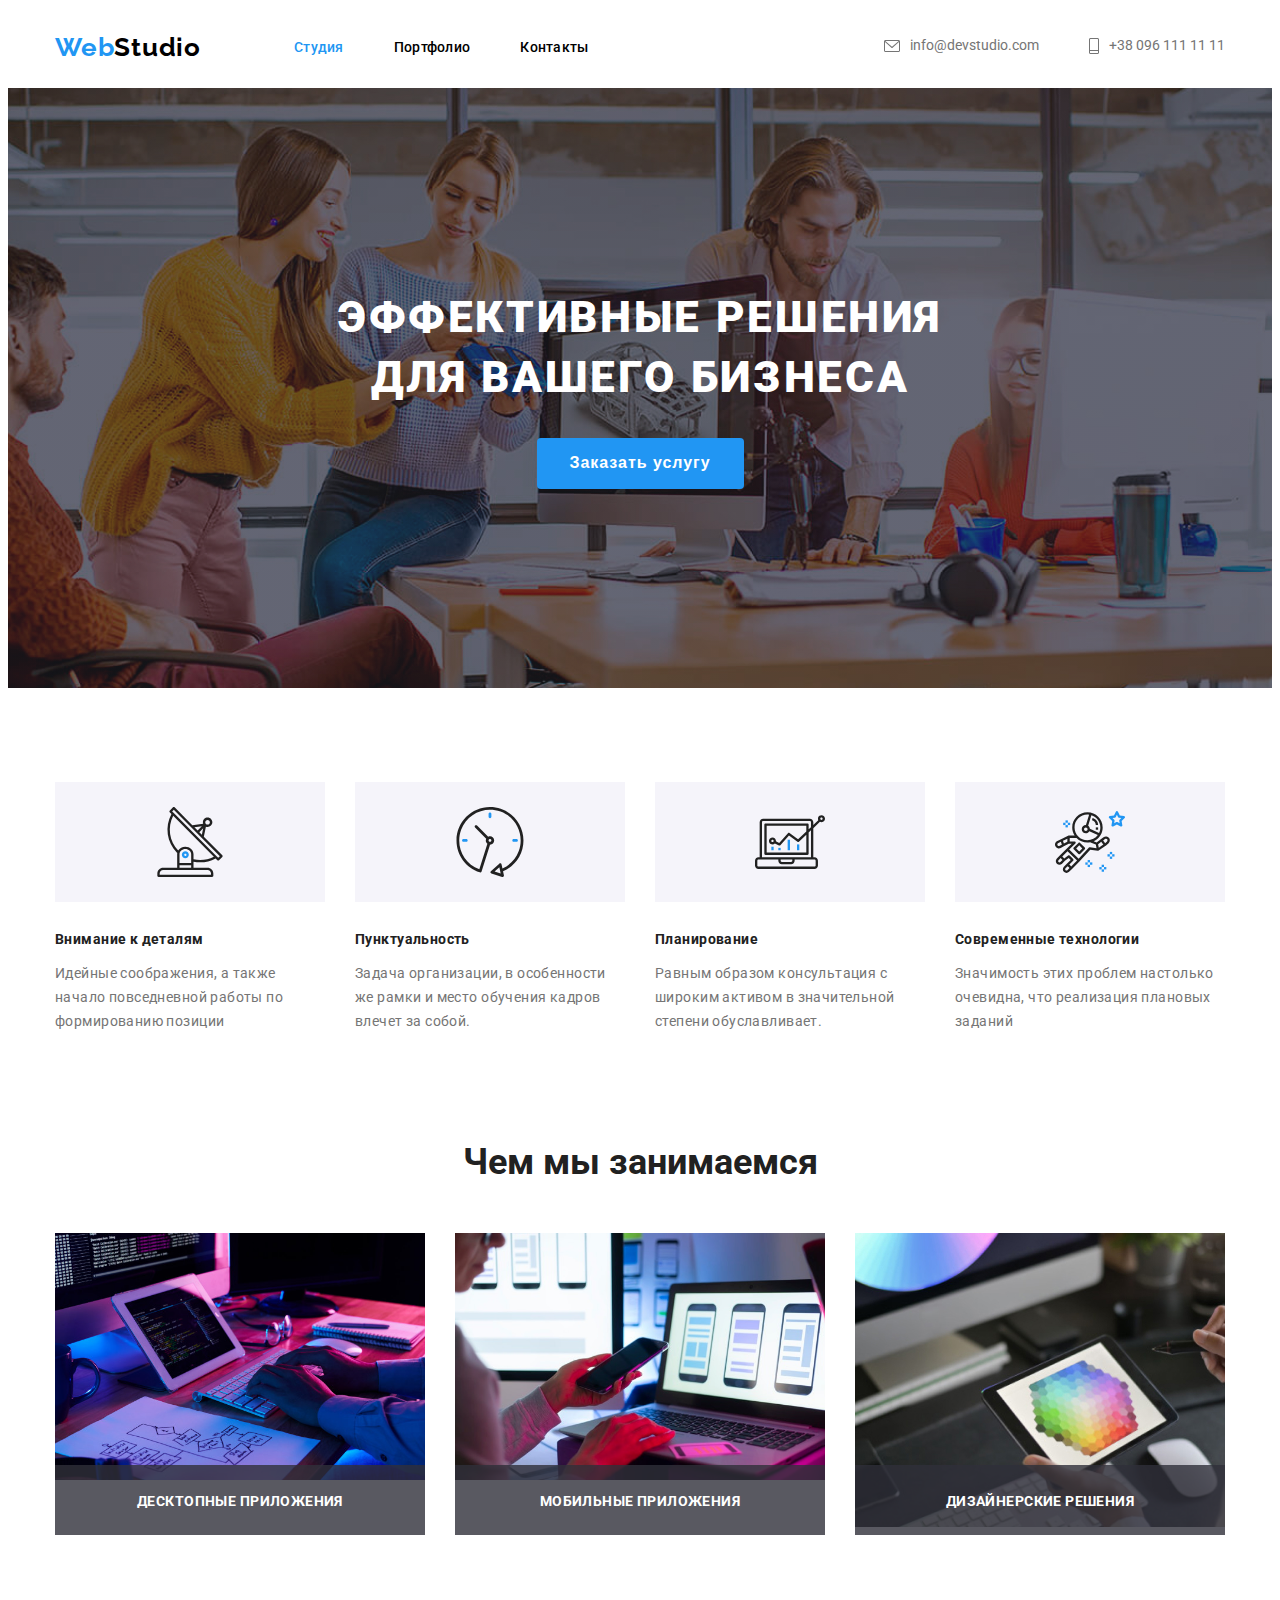
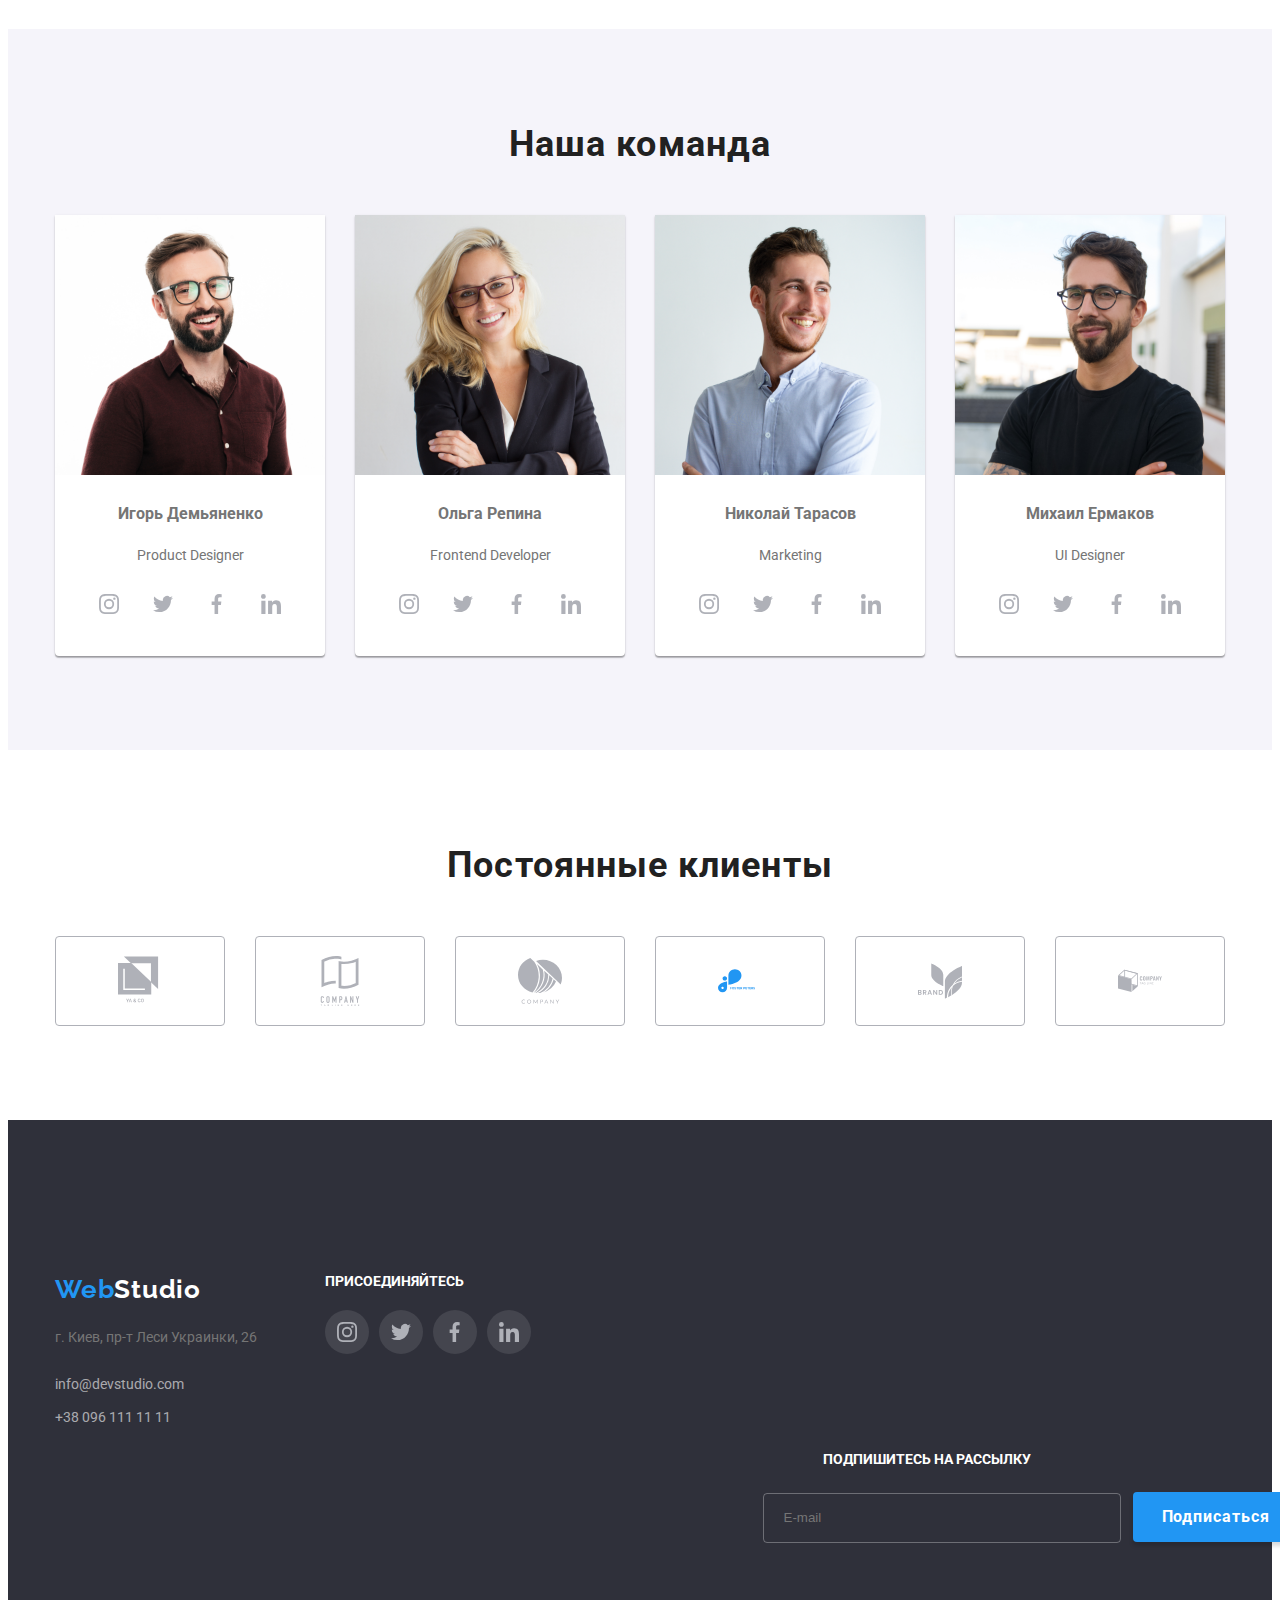
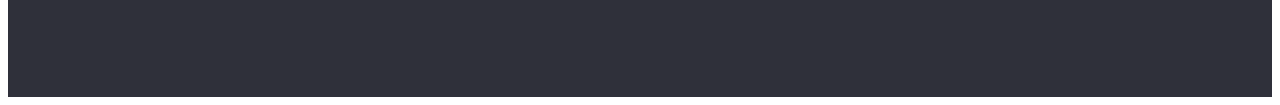
<file: index.html>
<!DOCTYPE html>
<html lang="ru">
  <head>
    <meta charset="UTF-8" />
    <meta name="viewport" content="width=device-width, initial-scale=1.0" />
    <title>Студия</title>
    <link
      href="https://fonts.googleapis.com/css2?family=Raleway:wght@700&family=Roboto:wght@400;500;700;900&display=swap"
      rel="stylesheet"/>
    <link rel="stylesheet" href="css/style.css" />
  </head>
  <body class="page">
    <!--Шапка сайта-->
    <header class="page-header">
      <div class="container flexbox">
        <nav class="main-nav">
          <a href="./index.html" class="logo"
            ><span class="logo-header">Web</span>Studio</a>

          <ul class="site-nav list">
            <li class="item">
              <a href="./index.html" class="link current">Студия</a>
            </li>
            <li class="item">
              <a href="./portfolio.html" class="link">Портфолио</a>
            </li>
            <li class="item"><a href="" class="link">Контакты</a></li>
          </ul>
        </nav>

        <ul class="site-info list">
          <li class="item">
            <a href="mailto:info@devstudio.com" class="link post">
              <svg class="icon-e-mail">
                <use href="./css/svg/icons/sprite.svg#envelope"></use>
              </svg>
              info@devstudio.com
            </a>
          </li>
          <li class="item">
            <a href="tel:+38-096-111-11-11" class="link telephon">
              <svg class="tel-number">
                <use href="./css/svg/icons/sprite.svg#phone"></use>
              </svg>
              +38 096 111 11 11
            </a>
          </li>
        </ul>
      </div>
    </header>
    <div class="container"></div>

    <!--Герой-->
    <div class="hero-bg">
      <section class="hero">
        <h1 class="hero-title">
          Эффективные решения <br />
          для вашего бизнеса
        </h1>
        <button type="button" class=" primary-button" data-modal-open>Заказать услугу</button>
      </section>
    </div>

    <!--Преимущества-->
    <section class="section feature">
      <div class="container">
        <h2 class="section-title hidden">Особенности</h2>

        <ul class="list feature-list flexbox">
          <li class="item description icon-antenna">
            <h3 class="title">Внимание к деталям</h3>
            <p class="text">
              Идейные соображения, а также начало повседневной работы по
              формированию позиции
            </p>
          </li>
          <li class="item description icon-clock">
            <h3 class="title">Пунктуальность</h3>
            <p class="text">
              Задача организации, в особенности же рамки и место обучения кадров
              влечет за собой.
            </p>
          </li>
          <li class="item description icon-diagram">
            <h3 class="title">Планирование</h3>
            <p class="text">
              Равным образом консультация с широким активом в значительной
              степени обуславливает.
            </p>
          </li>
          <li class="item description icon-astronaut">
            <h3 class="title">Современные технологии</h3>
            <p class="text">
              Значимость этих проблем настолько очевидна, что реализация
              плановых заданий
            </p>
          </li>
        </ul>
      </div>
    </section>

     <!--галерея-->
     <section class="section gallery">
      <div class="container">
      <h2>Чем мы занимаемся</h2>
      <ul class="work list flexbox">
        <li class="work-photo list">
          <a href="">
            <img src="./images/box1.jpg" alt="Работа с контентом" width="370" />
          
          <div class="gallery-bgc">
            <span class="gallery-text">Десктопные приложения</span>
         </div>
        </a>
        </li>
        <li class="work-photo list">
          <a href="">
            <img
              src="./images/box2.jpg"
              alt="Работа с мобильными приложениями"
              width="370"
            />
          
          <div class="gallery-bgc">
            <span class="gallery-text">Мобильные приложения</span>
          </div>
        </a>
        </li>
        <li class="work-photo list">
          <a href="">
            <img
              src="./images/box3.jpg"
              alt="Планшет с палитрой цвета"
              width="370"
            />
          
          <div class="gallery-bgc">
            <span class="gallery-text">Дизайнерские решения</span>
          </div>
        </a>
        </li>
      </ul>
    </div>
    </section>

    <section class="section team">
      <div class="container">
        <h2 class="section-title">Наша команда</h2>
        <ul class="list feature-list-workers flexbox">
          <li class="item">
            <img src="./images/Igor.png" alt="Фото Игоря" width="270" />
            <h3 class="title">Игорь Демьяненко</h3>
            <p class="text">Product Designer</p>
            <ul class="list flexbox social-list">
              <li class="item">
                <a href="" class="link" aria-label="instagram">
                  <svg class="icon">
                    <use
                      href="./images/sprite/sprite2.svg#instagram2"
                    ></use>
                  </svg>
                </a>
              </li>

              <li class="item">
                <a href="" class="link" aria-label="instagram">
                  <svg class="icon">
                    <use
                      href="./images/sprite/sprite2.svg#Vector"
                    ></use>
                  </svg>
                </a>
              </li>

              <li class="item">
                <a href="" class="link" aria-label="instagram">
                  <svg class="icon">
                    <use
                      href="./images/sprite/sprite2.svg#Vector(1)"
                    ></use>
                  </svg>
                </a>
              </li>
              <li class="item">
                <a href="" class="link" aria-label="instagram">
                  <svg class="icon">
                    <use
                      href="./images/sprite/sprite2.svg#linkedin1"
                    ></use>
                  </svg>
                </a>
              </li>
            </ul>
          </li>

          <li class="item">
            <img src="./images/Olga.png" alt="Фото Ольги" width="270" />
            <h3 class="title">Ольга Репина</h3>
            <p class="text">Frontend Developer</p>
            <ul class="list flexbox social-list">
              <li class="item">
                <a href="" class="link" aria-label="instagram">
                  <svg class="icon">
                    <use
                      href="./images/sprite/sprite2.svg#instagram2"
                    ></use>
                  </svg>
                </a>
              </li>

              <li class="item">
                <a href="" class="link" aria-label="instagram">
                  <svg class="icon">
                    <use
                      href="./images/sprite/sprite2.svg#Vector"
                    ></use>
                  </svg>
                </a>
              </li>

              <li class="item">
                <a href="" class="link" aria-label="instagram">
                  <svg class="icon">
                    <use
                      href="./images/sprite/sprite2.svg#Vector(1)"
                    ></use>
                  </svg>
                </a>
              </li>
              <li class="item">
                <a href="" class="link" aria-label="instagram">
                  <svg class="icon">
                    <use
                      href="./images/sprite/sprite2.svg#linkedin1"
                    ></use>
                  </svg>
                </a>
              </li>
            </ul>
          </li>

          <li class="item">
            <img src="./images/Nick.png" alt="Фото Николая" width="270" />
            <h3 class="title">Николай Тарасов</h3>
            <p class="text">Marketing</p>
            <ul class="list flexbox social-list">
              <li class="item">
                <a href="" class="link" aria-label="instagram">
                  <svg class="icon">
                    <use
                      href="./images/sprite/sprite2.svg#instagram2"
                    ></use>
                  </svg>
                </a>
              </li>

              <li class="item">
                <a href="" class="link" aria-label="instagram">
                  <svg class="icon">
                    <use
                      href="./images/sprite/sprite2.svg#Vector"
                    ></use>
                  </svg>
                </a>
              </li>

              <li class="item">
                <a href="" class="link" aria-label="instagram">
                  <svg class="icon">
                    <use
                      href="./images/sprite/sprite2.svg#Vector(1)"
                    ></use>
                  </svg>
                </a>
              </li>
              <li class="item">
                <a href="" class="link" aria-label="instagram">
                  <svg class="icon">
                    <use
                      href="./images/sprite/sprite2.svg#linkedin1"
                    ></use>
                  </svg>
                </a>
              </li>
            </ul>
          </li>

          <li class="item">
            <img src="./images/Miha.png" alt="Фото Михаила" width="270" />
            <h3 class="title">Михаил Ермаков</h3>
            <p>UI Designer</p>
            <ul class="list flexbox social-list">
              <li class="item">
                <a href="" class="link" aria-label="instagram">
                  <svg class="icon">
                    <use
                      href="./images/sprite/sprite2.svg#instagram2"
                    ></use>
                  </svg>
                </a>
              </li>

              <li class="item">
                <a href="" class="link" aria-label="instagram">
                  <svg class="icon">
                    <use
                      href="./images/sprite/sprite2.svg#Vector"
                    ></use>
                  </svg>
                </a>
              </li>

              <li class="item">
                <a href="" class="link" aria-label="instagram">
                  <svg class="icon">
                    <use
                      href="./images/sprite/sprite2.svg#Vector(1)"
                    ></use>
                  </svg>
                </a>
              </li>
              <li class="item">
                <a href="" class="link" aria-label="instagram">
                  <svg class="icon">
                    <use
                      href="./images/sprite/sprite2.svg#linkedin1"
                    ></use>
                  </svg>
                </a>
              </li>
            </ul>
          </li>

        </ul>
      </div>
    </section>

    <!--логотипы клиентов-->
    <section class="section clients">
      <div class="container">
        <h2 class="section-title our-work">Постоянные клиенты</h2>
        <ul class="list flexbox clients-list">
          <li class="item">
            <a href="" class="link">
              <svg class="icon" width="44" height="50">
                <use href="./css/svg/icons/sprite3.svg#logo 1"></use>
              </svg>
            </a>
          </li>

          <li class="item">
            <a href="" class="link">
              <svg class="icon" width="44" height="50">
                <use
                  href="./css/svg/icons/sprite3.svg#logo 2">
           </use>
              </svg>
            </a>
          </li>

          <li class="item">
            <a href="" class="link">
              <svg class="icon" width="44" height="50">
                <use href="./css/svg/icons/sprite3.svg#logo 3"></use>
              </svg>
            </a>
          </li>

          <li class="item">
            <a href="" class="link">
              <svg class="icon" width="44" height="50">
                <use
                  href="./css/svg/icons/sprite3.svg#logo 4">
                </use>
              </svg>
            </a>
          </li>

          <li class="item">
            <a href="" class="link">
              <svg class="icon" width="44" height="50">
                <use href="./css/svg/icons/sprite3.svg#logo 5"></use>
              </svg>
            </a>
          </li>

          <li class="item">
            <a href="" class="link">
              <svg class="icon" width="44" height="50">
                <use
                  href="./css/svg/icons/sprite3.svg#logo 6">
                </use>
              </svg>
            </a>
          </li>
        </ul>
      </div>
    </section>

    <!-- Футер -->
    <footer class="page-footer">
      <section class="section footer">
        <div class="container flexbox">
          <div class="footer-info">
            <a class="link footer-logo" href="./index.html"
              ><span class="logo-header">Web</span>Studio</a
            >
            <h2 class="section-title hidden">External links</h2>
            <address class="footer-address">
              <p class="adres">г. Киев, пр-т Леси Украинки, 26</p>

              <ul class="address-nav list">
                <li class="item">
                  <a href="info@devstudio.com" class="link"
                    >info@devstudio.com</a
                  >
                </li>
                <li class="item">
                  <a href="tel:+38-096-111-11-11" class="link"
                    >+38 096 111 11 11</a
                  >
                </li>
              </ul>
            </address>
          </div>

          <div class="footer-social">
            <strong class="text">присоединяйтесь</strong>
            <ul class="list flexbox social-list">
              <li class="item">
                <a href="" class="link" aria-label="instagram">
                  <svg class="icon">
                    <use
                      href="./images/sprite/sprite2.svg#instagram2"
                    ></use>
                  </svg>
                </a>
              </li>

              <li class="item">
                <a href="" class="link" aria-label="instagram">
                  <svg class="icon">
                    <use
                      href="./images/sprite/sprite2.svg#Vector"
                    ></use>
                  </svg>
                </a>
              </li>

              <li class="item">
                <a href="" class="link" aria-label="instagram">
                  <svg class="icon">
                    <use
                      href="./images/sprite/sprite2.svg#Vector(1)"
                    ></use>
                  </svg>
                </a>
              </li>
              <li class="item">
                <a href="" class="link" aria-label="instagram">
                  <svg class="icon">
                    <use
                      href="./images/sprite/sprite2.svg#linkedin1"
                    ></use>
                  </svg>
                </a>
              </li>
            </ul>
          </div>
        </div>
        <div class="footer-part joining sighning"></div>
            <h4 class="footer-title form-title">подпишитесь на рассылку</h4>
            <div class="form-field">
              <div class="form-window">
                <label for="mail" class="form-label"></label>
                <input
                  type="email"
                  name="mail"
                  id="mail"
                  placeholder="E-mail"
                  class="form-input"
                />
              </div>
              <div class="form-button">
                <button type="button" class="sign-in-button">
                  Подписаться
                  <svg class="form-button-icon">
                    <use href="./sprite4.svg#icon-send"></use>
                  </svg>
                </button>
            </div>
          </div>
        </div>
      </section>
    </footer>
    <div class="backdrop is-hidden" data-modal>
      <div class="modal">
        <button type="button" class="close-button" data-modal-close>✕</button>


        <div class="modal-content">

          <p class="modal-title">Оставьте свои данные, мы вам перезвоним</p>

          <form action="">
            <form class="form modal-form">
              

            <div class="modal-form-field">
              <label for="name" class="form-label">Имя</label>
              <input type="text" name="name" id="name" class="modal-form-input" />
              <svg class="form-field-icon">
                <use href="./sprite3.svg#person-black-18dp 1"></use>
              </svg> 
            </div>

            <div class="modal-form-field">
              <label for="tel" class="form-label">Телефон</label>
              <input type="tel" name="tel" id="tel" class="modal-form-input" />
              <svg class="form-field-icon">
                <use href="./sprite3.svg#tel"></use>
              </svg>
            </div>

            <div class="modal-form-field">
              <label for="email" class="form-label">Почта</label>
              <input type="email" name="email" id="email" class="modal-form-input" />
                <svg class="form-field-icon form-email-icon" >
                  <use href="./sprite3.svg#mail"></use>
                </svg>
            </div>

            <div class="modal-form-field">
              <label for="comments" class="form-label">Комментарий</label>
              <textarea class="modal-form-textarea" name="comments" id="comments" cols="30" ows="10" placeholder="Введите текст"></textarea>
            </div>

            <div class="modal-form-field checkbox ">
              <label class="form-label">Соглашаюсь с рассылкой и принимаю <a class="modal-link" href="">Условия
                  договора</a>
              <input 
                 type="checkbox" 
                 name="checkbox" 
                 class="modal-form-input-checkbox">
                 <span class="check-box">
                  </span>
              </label>
            </div>

              <button type="submit" class="submit-button">Отправить</button>

          </form>
        </form>
      </div>
    </div>
    </div>
    <script src="./js/modal.js"></script>
  </body>
</html>

<!-- <svg class="icon">
  <use xlink:href="#logo 1"></use>
</svg><svg class="icon">
  <use xlink:href="#logo 2"></use>
</svg><svg class="icon">
  <use xlink:href="#logo 3"></use>
</svg><svg class="icon">
  <use xlink:href="#logo 4"></use>
</svg><svg class="icon">
  <use xlink:href="#logo 5"></use>
</svg><svg class="icon">
  <use xlink:href="#logo 6"></use>
</svg> -->
</file>
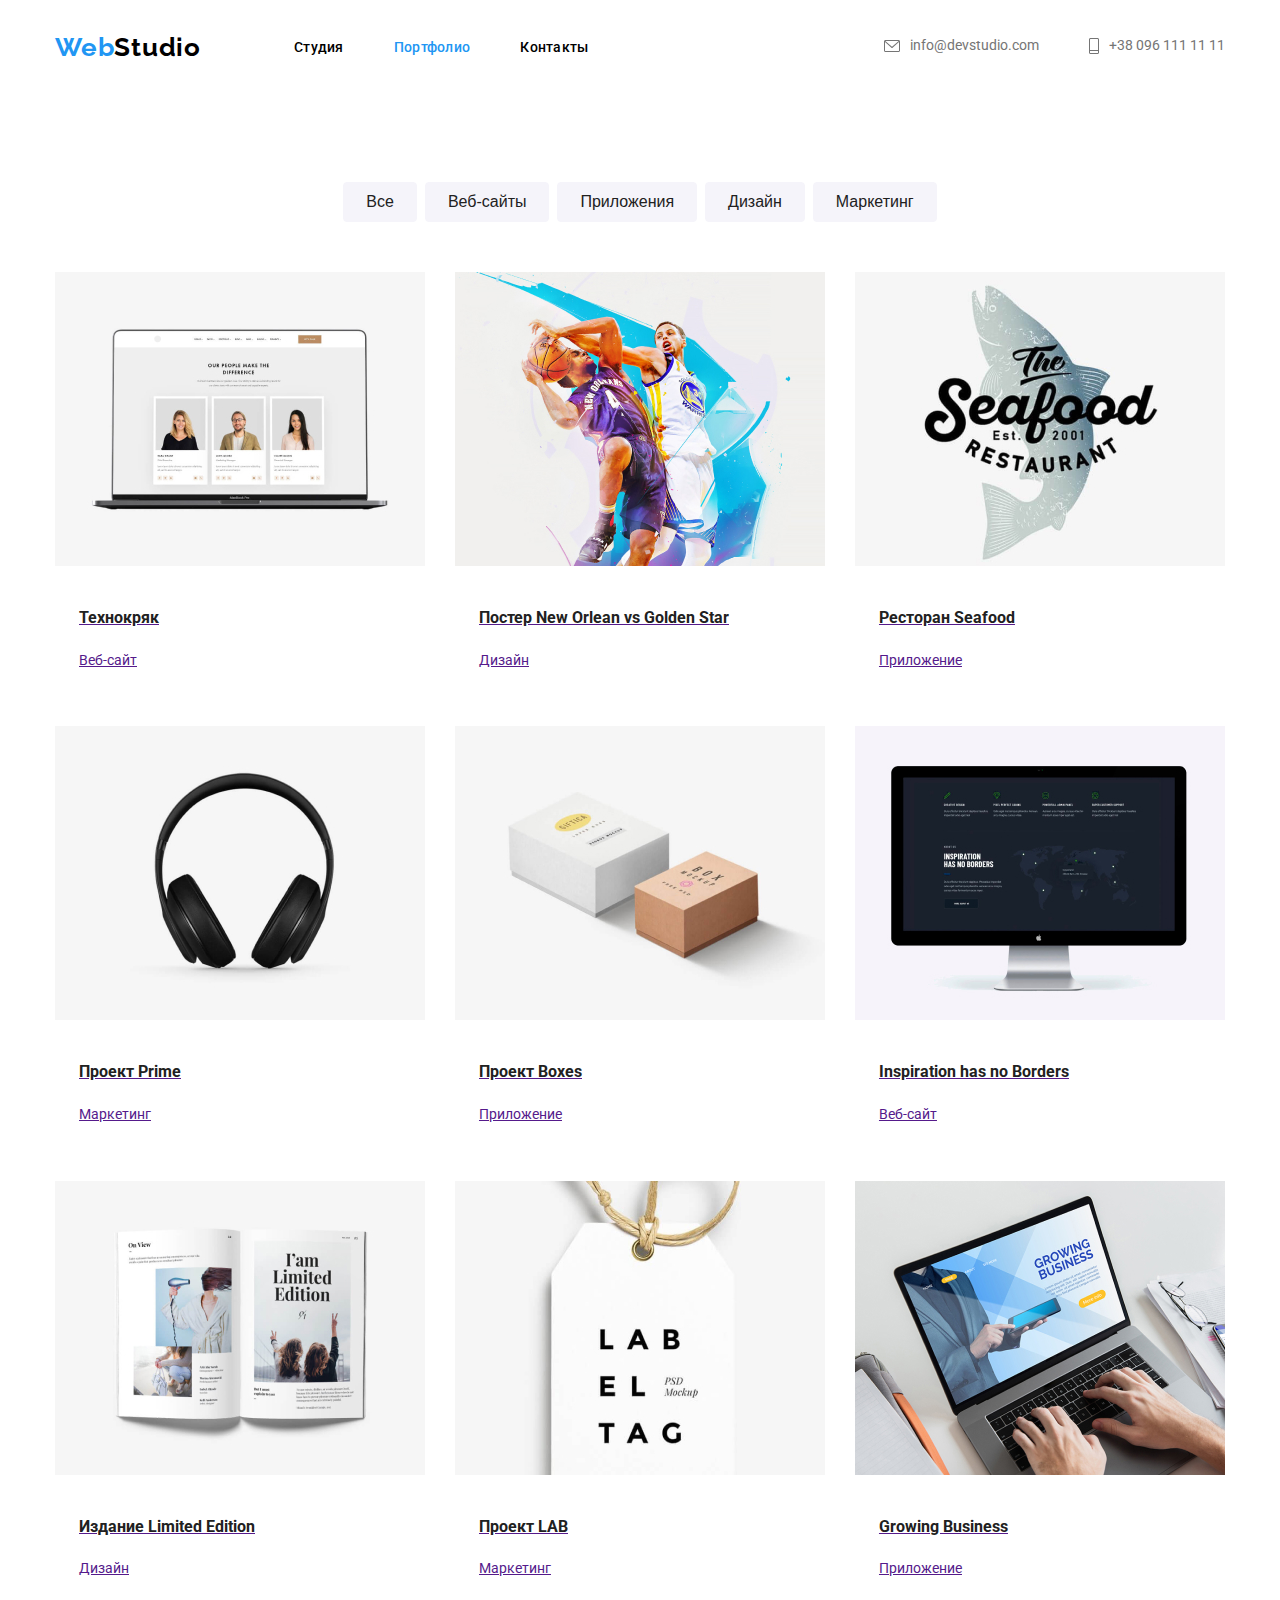
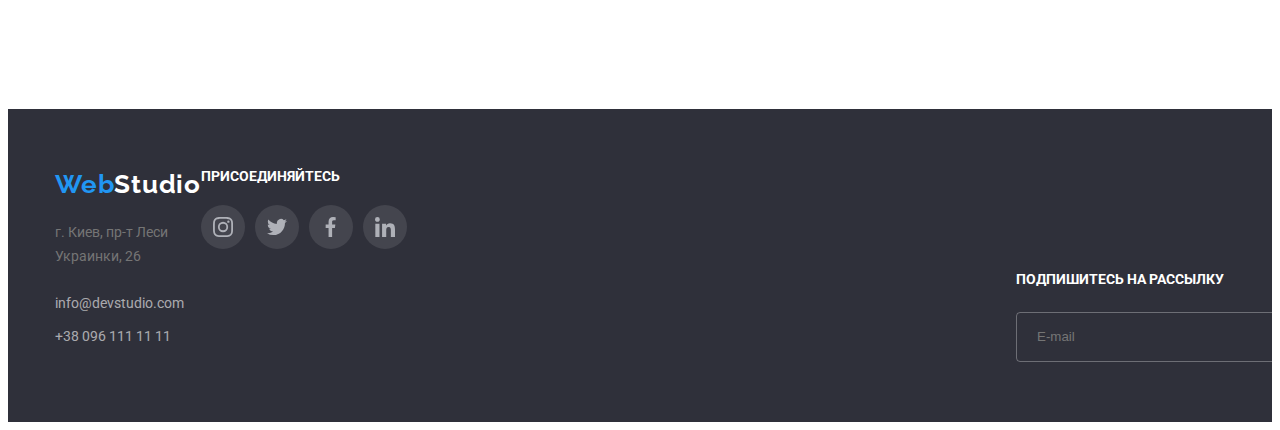
<file: portfolio.html>
<!DOCTYPE html>
<html lang="ru">
  <head>
    <meta charset="UTF-8" />
    <meta name="viewport" content="width=device-width, initial-scale=1.0" />
    <title>Студия</title>
    <link
      href="https://fonts.googleapis.com/css2?family=Raleway:wght@700&family=Roboto:wght@400;500;700;900&display=swap"
      rel="stylesheet"/>
    <link rel="stylesheet" href="css/style.css" />
  </head>
  <body class="page">
    <!--Шапка сайта-->
    <header class="page-header">
      <div class="container flexbox">
        <nav class="main-nav">
          <a href="./index.html" class="logo"
            ><span class="logo-header">Web</span>Studio</a>

          <ul class="site-nav list">
            <li class="item">
              <a href="./index.html" class="link">Студия</a>
            </li>
            <li class="item">
              <a href="./portfolio.html" class="link current">Портфолио</a>
            </li>
            <li class="item"><a href="" class="link">Контакты</a></li>
          </ul>
        </nav>

        <ul class="site-info list">
          <li class="item">
            <a href="mailto:info@devstudio.com" class="link post">
              <svg class="icon-e-mail">
                <use href="./css/svg/icons/sprite.svg#envelope"></use>
              </svg>
              info@devstudio.com
            </a>
          </li>
          <li class="item">
            <a href="tel:+38-096-111-11-11" class="link telephon">
              <svg class="tel-number">
                <use href="./css/svg/icons/sprite.svg#phone"></use>
              </svg>
              +38 096 111 11 11
            </a>
          </li>
        </ul>
      </div>
    </header>
    <div class="container"></div>


    <main>
      <section class="section">
      <div class="container">
      <h1 class="visually-hidden">Портфолио</h1>
      <ul class="filter list flexbox">
        <li class="filter-item">
          <button class="filter-button" type="button">Все</button></li>
        <li class="filter-item">
          <button class="filter-button" type="button">Веб-сайты</button></li>
        <li class="filter-item">
          <button class="filter-button" type="button">Приложения</button></li>
        <li class="filter-item">
          <button class="filter-button" type="button">Дизайн</button></li>
        <li class="filter-item">
          <button class="filter-button" type="button">Маркетинг</button></li>
      </ul>
        <ul class="portfolio-box list flexbox">
          
          <li class="portfolio list">
            <a href="" class="portfolio-link">
             
                <!--card-->
                <div class="overlay">
              <img src="./images/технокряк.jpg" class="team-pecture" alt="Фото ноутбука" width="370" />
              <p class="overlay-text">Технокряк это современная площадка распространения коронавируса. Компании используют эту платформу для цифрового шпионажа и атак на защищённые сервера конкурентов.</p>
              </div>
            
            <!--card-description-->
            <div class="work-desc">
              <h3 class="team-name">Технокряк</h3>
              <p class="team-text">Веб-сайт</p>
            </div>
            </a>
          </li>
        
          <li class="portfolio list">
            <a href="" class="portfolio-link">
              
              <div class="overlay">
              <img src="./images/постер.jpg" class="team-pecture" alt="Фото постера" width="370" />
               <p class="overlay-text">Технокряк это современная площадка распространения коронавируса. Компании используют эту платформу для цифрового шпионажа и атак на защищённые сервера конкурентов.</p>
              </div>
            
             <div class="work-desc">
              <h3 class="team-name">Постер New Orlean vs Golden Star</h3>
              <p class="team-text">Дизайн</p>
            </div>
            </a>
          </li>
          <li class="portfolio list">
            <a href="" class="portfolio-link">
              
               <div class="overlay">
              <img src="./images/ресторан.jpg" class="team-pecture" alt="Логотип ресторана" width="370" />
              <p class="overlay-text">Технокряк это современная площадка распространения коронавируса. Компании используют эту платформу для цифрового шпионажа и атак на защищённые сервера конкурентов.</p>
              </div>
           
            <div class="work-desc">
              <h3 class="team-name">Ресторан Seafood</h3>
              <p class="team-text">Приложение</p>
            </div>
            </a>
          </li>
          <li class="portfolio list">
            <a href="" class="portfolio-link">
             
              <div class="overlay">
              <img src="./images/наушники.jpg" class="team-pecture" alt="Фото наушников" width="370" />
               <p class="overlay-text">Технокряк это современная площадка распространения коронавируса. Компании используют эту платформу для цифрового шпионажа и атак на защищённые сервера конкурентов.</p>
              </div>
          
              <div class="work-desc">
              <h3 class="team-name">Проект Prime</h3>
              <p class="team-text">Маркетинг</p>
              </div>
            </a>
          </li>
          <li class="portfolio list">
            <a href="" class="portfolio-link">
              
               <div class="overlay">
              <img src="./images/коробки.jpg" class="team-pecture" alt="Фото коробок" width="370" />
              <p class="overlay-text">Технокряк это современная площадка распространения коронавируса. Компании используют эту платформу для цифрового шпионажа и атак на защищённые сервера конкурентов.</p>
              </div>
            
              <div class="work-desc">
              <h3 class="team-name">Проект Boxes</h3>
              <p class="team-text">Приложение</p>
            </div>
            </a>
          </li>
          <li class="portfolio list">
            <a href="" class="portfolio-link">
             
              <div class="overlay">
              <img src="./images/монитор.jpg" class="team-pecture" alt="Фото десктопа" width="370" />
              <p class="overlay-text">Технокряк это современная площадка распространения коронавируса. Компании используют эту платформу для цифрового шпионажа и атак на защищённые сервера конкурентов.</p>
              </div>
            
              <div class="work-desc">
              <h3 class="team-name">Inspiration has no Borders</h3>
              <p class="team-text">Веб-сайт</p>
            </div>
            </a>
          </li>
          <li class="portfolio list">
            <a href="" class="portfolio-link">
              
              <div class="overlay">
              <img src="./images/журнал.jpg" class="team-pecture" alt="Фото журнала" width="370" />
              <p class="overlay-text">Технокряк это современная площадка распространения коронавируса. Компании используют эту платформу для цифрового шпионажа и атак на защищённые сервера конкурентов.</p>
              </div>
            
               <div class="work-desc">
              <h3 class="team-name">Издание Limited Edition</h3>
              <p class="team-text">Дизайн</p>
            </div>
            </a>
          </li>
          <li class="portfolio list">
            <a href="" class="portfolio-link">
              
                <div class="overlay">
              <img src="./images/бирка.jpg" class="team-pecture" alt="Фото лейбла" width="370" />
               <p class="overlay-text">Технокряк это современная площадка распространения коронавируса. Компании используют эту платформу для цифрового шпионажа и атак на защищённые сервера конкурентов.</p>
              </div>
             
              <div class="work-desc">
              <h3 class="team-name">Проект LAB</h3>
              <p class="team-text">Маркетинг</p>
            </div>
            </a>
          </li>
          <li class="portfolio list">
            <a href="" class="portfolio-link">
              
                <div class="overlay">
              <img src="./images/бизнес.jpg" class="team-pecture" alt="Фото ноутбука" />
              <p class="overlay-text">Технокряк это современная площадка распространения коронавируса. Компании используют эту платформу для цифрового шпионажа и атак на защищённые сервера конкурентов.</p>
              </div>
              
            <div class="work-desc">
              <h3 class="team-name">Growing Business</h3>
              <p class="team-text">Приложение</p>
            </div>
            </a>
          </li>
        </ul>
      </div>
      </section>
    </main>
    <!-- Футер -->
    <footer class="page-footer">
        <div class="container flexbox">
          <div class="footer-info">
            <a class="link footer-logo" href="./index.html"
              ><span class="logo-header">Web</span>Studio</a
            >
            <h2 class="section-title hidden">External links</h2>
            <address class="footer-address">
              <p class="adres">г. Киев, пр-т Леси Украинки, 26</p>

              <ul class="address-nav list">
                <li class="item">
                  <a href="info@devstudio.com" class="link"
                    >info@devstudio.com</a
                  >
                </li>
                <li class="item">
                  <a href="tel:+38-096-111-11-11" class="link"
                    >+38 096 111 11 11</a
                  >
                </li>
              </ul>
            </address>
          </div>

          <div class="footer-social">
            <strong class="text">присоединяйтесь</strong>
            <ul class="list flexbox social-list">
              <li class="item">
                <a href="" class="link" aria-label="instagram">
                  <svg class="icon">
                    <use
                      href="./images/sprite/sprite2.svg#instagram2"
                    ></use>
                  </svg>
                </a>
              </li>

              <li class="item">
                <a href="" class="link" aria-label="instagram">
                  <svg class="icon">
                    <use
                      href="./images/sprite/sprite2.svg#Vector"
                    ></use>
                  </svg>
                </a>
              </li>

              <li class="item">
                <a href="" class="link" aria-label="instagram">
                  <svg class="icon">
                    <use
                      href="./images/sprite/sprite2.svg#Vector(1)"
                    ></use>
                  </svg>
                </a>
              </li>
              <li class="item">
                <a href="" class="link" aria-label="instagram">
                  <svg class="icon">
                    <use
                      href="./images/sprite/sprite2.svg#linkedin1"
                    ></use>
                  </svg>
                </a>
              </li>
            </ul>
            <div class="footer-part joining sighning"></div>
            <h4 class="footer-title form-title">подпишитесь на рассылку</h4>
            <div class="form-field">
              <div class="form-window">
                <label for="mail" class="form-label"></label>
                <input
                  type="email"
                  name="mail"
                  id="mail"
                  placeholder="E-mail"
                  class="form-input"
                />
              </div>
              <div class="form-button">
                <button type="button" class="sign-in-button">
                  Подписаться
                  <svg class="form-button-icon">
                    <use href="./sprite4.svg#icon-send"></use>
                  </svg>
                </button>
          </div>
        </div>
      </section>
    </footer>
  </body>
</html>
</file>
<file: css/style.css>
:root {
  --white: #ffffff;
  --white-bgc: #ffffff;
  --active: #2196f3;
  --black: #000000;
  --dark-bgc: #2f303a;
  --title-text: #212121;
  --primary-text: #757575;
  --gray-bgc: #f5f4fa;
  --client-logo: #AFB1B8;
  --contacts: rgba(255, 255, 255, 0.6);
  --timing-function: cubic-bezier(0.4, 0, 0.2, 1);
}

/* html style */
body {
  color: var(--primary-text);
  background-color: var(--white);

  font-family: "Roboto", sans-serif;
  font-size: 14px;
  line-height: 1.71;
}

ul {
  list-style: none;
}
*,
::after,
::before {
  box-sizing: border-box;
}

.container {
  margin-left: auto;
  margin-right: auto;
  width: 1200px;
  /* outline: 2px solid tomato; */
  padding-left: 15px;
  padding-right: 15px;
}

.container .main-nav {
  padding-top: 24px;
  padding-bottom: 25px;
}
.flexbox {
  display: flex;
}
.page-header {
  background-color: #fff;
}
.page-header .flexbox {
  justify-content: flex-end;
  align-items: center;
}
.main-nav {
  display: flex;
  align-items: center;
  margin-right: auto;
}
.logo {
  color: var(--black);
  font-family: "Raleway", cursive;

  font-weight: 700;
  font-size: 26px;
  line-height: 1.2;
  letter-spacing: 0.03em;
  text-decoration: none;
}
.logo-header {
  color: var(--active);
}
.logo {
  margin-right: 93px;
}
/* button {
  font-family: inherit;
} */

/* навигация по сайту */

.site-nav {
  display: flex;
}
.main-nav {
  display: flex;
}
.site-nav .link {
  color: var(--black);

  font-style: 400;
  font-weight: 500;
  font-size: 14px;
  line-height: 1.14;
  letter-spacing: 0.02em;
  text-decoration: none;

  display: block;
  padding-top: 32;
  padding-bottom: 32;
}
.site-info .link {
  color: var(--primary-text);
  text-decoration: none;
}
.site-nav {
  display: flex;
}
.site-nav .item {
  margin-right: 50px;
}
.site-nav .item:last-child {
  margin-right: 0px;
}
/* Подстветка текущей страницы */
.site-nav .link.current {
  color: var(--active);
}
.site-info .list {
  padding: 0;
  margin: 0;
  list-style: none;
}
.site-info {
  display: flex;
}
.site-info .item {
  margin-right: 50px;
}
.site-info .item:last-child {
  margin-left: 0px;
  margin-right: 0;
}
/* hero */
.hero {
  text-align: center;
  /* background-color: var(----dark-bgc); */
  padding-top: 200px;
  padding-bottom: 200px;
  text-transform: uppercase;
}
.hero-bg .hero {
  background-image: linear-gradient(
      to right,
      rgba(47, 48, 58, 0.4),
      rgba(47, 48, 58, 0.4)),
  url(../css/hero.jpg);
  background-repeat: no-repeat;
  background-position: center;
  height: 600px;
  max-width: 1600px;
  margin-right: auto;
  margin-left: auto;
}
.hero-title {
  color: var(--white);

  font-style: 400;
  font-weight: 900;
  font-size: 44px;
  line-height: 1.36;
  text-align: center;
  letter-spacing: 0.06em;

  margin-top: 0;
  margin-bottom: 30px;
}
/* Section */

/* подсветка синим при наведении */
.site-nav .link:hover,
.site-nav .link:focus,
.site-info .link:hover,
.site-info .link:focus {
  color: var(--active);
}
.team {
  padding-top: 93px;
  padding-bottom: 94px;
}
.section-title {
  color: var(--title-text);

  font-weight: 700;
  font-size: 36px;
  line-height: 1.17;
  text-align: center;
  letter-spacing: 0.03em;

  margin-bottom: 50px;
  margin-top: 0;
}
/*галерея*/

.gallery h2 {
  margin-top: 0px;
  margin-bottom: 50px;
  padding: 0px 0px;
  font-weight: bold;
  font-size: 36px;
  line-height: 1.16;
  text-align: center;
  color: var(--title-text);
}

.work-photo {
  width: calc((100% - 30px * 2) / 3);
}

.work-photo:not(:last-child) {
  margin-right: 30px;
}
.work-photo {
  position: relative;
}

.gallery-text {
  display: flex;
  justify-content: center;
padding-top:25px;
  font-weight: 700;
font-size: 14px;
line-height: 1.71;
letter-spacing: 0.03em;
text-transform: uppercase;
color: var(--white);
}
.gallery-bgc {
  position: absolute;
  left: 0;
  bottom: 0;
  width: 100%;
  height: 70px;
  background-color: rgba(47, 48, 58, 0.8);
}

/* Features */

.feature-list .title {
  color: var(--title-text);

  font-weight: 700;
  font-size: 14px;
  line-height: 1.14;
  letter-spacing: 0.03em;
}
 /* margin-top: 0;
  margin-bottom: 10; */

.feature-list .link {
  color: var(--primary-text);
}

.feature-list .text {
  font-size: 14px;
  line-height: 1.7;
  letter-spacing: 0.03em;
}
.section.feature {
  padding-top: 94px;
  padding-bottom: 0;
}

.feature-list .item {
  flex-basis: calc((100% - 3 * 30px) / 4);
}

.feature-list .title {
  margin-top: 30px;
  margin-bottom: 10px;
}

.feature-list .item:not(:last-child) {
  margin-right: 30px;
}
 /* Кнопка */

.primary-button {
  color: var(--white);
  background-color: var(--active);

  font-weight: 700;
  font-size: 16px;
  line-height: 1.8;
  text-align: center;
  letter-spacing: 0.06em;
  text-decoration: none;

  border-radius: 4px;
  padding: 10px 32px;
  min-width: 200;
  border: 1px solid transparent;
}
/* Кнопки на странице Портфолио */
.button.link {
  color: var(--title-text);
  background-color: var(--gray-bgc);

  font-weight: 500;
  font-size: 16px;
  line-height: 1.6;
  text-align: center;
  letter-spacing: 0.03em;
}
/* Наша команда */

.section.team {
  text-align: center;
}

.team {
  background-color: var(--gray-bgc);
}
button.link:hover,
.button.link:focus {
  color: var(--white);
  background-color: var(--active);
}
/* Фуутер */
.page-footer {
  background-color: var(--dark-bgc);
  padding-top: 60px;
  padding-bottom: 60px;
}
.footer-logo {
  color: var(--white);
  font-family: "Raleway", cursive;
  font-weight: 700;
  font-size: 26px;
  line-height: 1.2;
  letter-spacing: 0.03em;
  text-decoration: none;
}
.logo-header {
  color: var(--active);
}
.address {
  color: var(--white);
  font-weight: normal;
  font-size: 14px;
  line-height: 1.7px;
  letter-spacing: 0.03em;
  font-style: normal;
}
.address-nav .link {
  color: rgba(255, 255, 255, 0.6);
  text-decoration: none;
  font-style: normal;
}
.hidden {
  display: none;
}
.footer-address {
  margin-top: 20px;
  font-style: normal;
}

.footer-info {
  width: 270px;
}
.footer-address .link {
  display: inline-block;
  margin-top: 9px;
}
.footer-address .text {
  margin: 0;
}
/* Portfolio */

.portfolio-nav {
  display: flex;
  justify-content: center;
  margin-bottom: 50px;
}
.buttoms {
  margin-bottom: 50px;
}
.section.buttoms {
  padding-top: 0;
  padding-bottom: 0;
}

.portfol {
  display: flex;
  flex-wrap: wrap;
}

.portfol-link {
  padding: 0;
  margin: 0;
  list-style: none;
}

.portfol .item {
  flex-basis: calc((100% - 2 * 30px) / 3);
  margin-right: 30px;
  margin-bottom: 30px;
}

.card-content {
  padding: 20px 24px;
  border-right: 1px solid #eeeeee;
  border-bottom: 1px solid #eeeeee;
  border-left: 1px solid #eeeeee;
}

.section {
  padding-top: 94px;
  padding-bottom: 94px;
}

.portfol .item:nth-child(3n) {
  margin-right: 0;
}

.list {
  padding: 0;
  margin: 0;
  list-style: none;
}

.portfolio-nav .item:not(:last-child) {
  margin-right: 8px;
}

.portfol .text {
  margin: 0;
  color: var(--primary-text);
  font-size: 16px;
  line-height: 1.87;
}

.portfol .section-links {
  margin-top: 0;
  margin-bottom: 4px;
  color: var(--title-text);
  font-size: 18px;
  line-height: 2;
  letter-spacing: 0.06em;
}

/* Оформительный контент */
.item.description::before {
  display: block;
  content: "";
  height: 120px;
  background-size: 70px;
  background-repeat: no-repeat;
  background-position: center;
  background-color: var(--gray-bgc);
}

.icon-antenna::before {
  background-image: url(../css/svg/antenna.svg);
}

.icon-clock::before {
  background-image: url(../css/svg/clock.svg);
}

.icon-diagram::before {
  background-image: url(../css/svg/grafic.svg);
}

.icon-astronaut::before {
  background-image: url(../css/svg/astronaut.svg);
}

.post {
  display: inline-flex;
  align-items: center;
}
.icon-e-mail {
  width: 16px;
  height: 12px;
  fill: var(--primary-text);
  margin-right: 10px;
}

.site-info .post:hover .icon-e-mail {
  fill: var(--active);
}

.telephon {
  display: inline-flex;
  align-items: center;
}

.tel-number {
  width: 10px;
  height: 16px;
  fill: var(--primary-text);
  margin-right: 10px;
}

.site-info .telephon:hover .tel-number {
  fill: var(--active);
}

/* Наши клиенты */

.clients-list .link {
  display: flex;
  justify-content: center;
  align-items: center;
  height: 90px;
  border: 1px solid #afb1b8;
  border-radius: 4px;
}
.social-list.item.link {
  fill: var(--client-logo);
}
.clients-list .link:hover {
  border-color: var(--active);
}

.icon {
  --color1: var(--client-logo);
}

.icon:hover {
  --color2: var(--active);
  --color1: var(--active);
}

.feature-list .item:not(:last-child),
.examples-list .item:not(:last-child),
.team .item:not(:last-child),
.clients-list .item:not(:last-child) {
  margin-right: 30px;
}

.clients-list .item {
  flex-basis: calc((100% - 5 * 30px) / 6);
}

/* социальные сети */

.feature-list-workers > .item {
  flex-basis: calc((100% - 3 * 30px) / 4);
  border-radius: 0px 0px 4px 4px;
  box-shadow: 0px 1px 3px rgba(0, 0, 0, 0.12), 0px 1px 1px rgba(0, 0, 0, 0.14),
    0px 2px 1px rgba(0, 0, 0, 0.2);
  background-color: var(--white-bgc);
}

.social-list .link {
  display: flex;
  justify-content: center;
  align-items: center;
  width: 44px;
  height: 44px;
  border-radius: 50%;
}

.social-list .icon {
  width: 20px;
  height: 20px;
  fill: var(--client-logo);
}
.social-list .icon.link:hover{
  color: var(--white);
  background-color: var(--active);
}

.social-list .link:hover .icon {
  fill: var(--white);
}

.social-list .link:hover {
  background-color: var(--active);
}

.social-list .item:not(:last-child) {
  margin-right: 10px;
}

.feature-list-workers .social-list {
  margin-bottom: 30px;
  justify-content: center;
}

/* footer social */

.footer-social .text {
  display: block;
  margin-bottom: 20px;
  line-height: 1.14;
  text-transform: uppercase;
  color: var(--white);
}

.footer-social .link {
  background-color: rgba(255, 255, 255, 0.1);
}

.link {
  text-decoration: none;
}

/*страница портфолио*/

.visually-hidden {
  position: absolute;
  width: 1px;
  height: 1px;
  margin: -1px;
  border: 0;
  padding: 0;
  clip: rect(0 0 0 0);
  overflow: hidden;
}

.filter-button { 
  display: block;
  border-color: var(--active);
  border-radius: 4px;
  padding: 6px 22px;
  text-align: center;
  border: 1px solid transparent;
font-weight: 500;
font-size: 16px;
line-height: 1.625;
  color: var(--title-text);
  background-color: var(--gray-bgc);
border-color: var(--gray-bgc);
transition: background-color 250ms cubic-bezier(0.4, 0, 0.2, 1);
}

.filter-item:not(:last-child) {
  margin-right: 8px;
}

.filter-button:hover,
.filter-button:focus {
  color: var(--active);
}

.filter-button:hover {
  background-color: var(--active);
  color: var(--white);
  box-shadow: 0px 3px 1px rgba(0, 0, 0, 0.1), 0px 1px 2px rgba(0, 0, 0, 0.08), 0px 2px 2px rgba(0, 0, 0, 0.12);
  border-color: transparent;
  transition: background-color 250ms cubic-bezier(0.4, 0, 0.2, 1);
}

.filter {
  justify-content: center;
  margin-bottom: 50px;
}

.team-name {
  color: var(--title-text);
}

.portfolio {
  width: calc((100% - 30px * 2) / 3);
  background: #FFFFFF;
}

.portfolio-link {
  display: block;
  width: 100%;
  background-color: var(--white);
  box-shadow: none;
  transition: box-shadow 250ms cubic-bezier(0.4, 0, 0.2, 1);
}

.portfolio:not(:nth-child(3n)) {
  margin-right: 30px;
}

.portfolio {
  margin-bottom: 20px;
}

.portfolio:nth-last-child(-n + 3) {
  margin-bottom: 0;
}
.portfolio-link .work-desc {
  padding-right: 24px;
  padding-left: 24px;
  padding-bottom: 20px;
  text-align: left;
}
.portfolio-box {
  display: flex;
  flex-wrap: wrap;
}

.portfolio-box {
  padding: 0;
  margin: 0;
  list-style: none;
}

.overlay {
  flex-basis: calc((100% - 2 * 30px) / 3);
  margin-right: 30px;
  margin-bottom: 30px;
}

.overlay {
  width: 100%;
  height: 100%;
  position: relative; 
  overflow: hidden;
}
.portfolio-link:hover .work-desc{
  box-shadow: 0px 1px 3px rgba(0, 0, 0, 0.12), 0px 1px 1px rgba(0, 0, 0, 0.14), 0px 2px 1px rgba(0, 0, 0, 0.2);
border-radius: 0px 0px 4px 4px;
}
.portfolio-link:hover .overlay-text {
 
 transition: transform 250ms cubic-bezier(0.4, 0, 0.2, 1);
 transform: translateY(-100%);
}
.overlay-text {
  box-sizing: border-box;
  position: absolute;
  left: 0;
  bottom: -100%;
  width: 100%;
  height: 100%;
  padding: 64px 24px;
  margin: 0;
  background-color: rgba(33, 150, 243, 0.9);
  color: var(--white);
  font-weight: 400;
  font-size: 18px;
  line-height: 1.56;
  transform: translateY(0%);
  transition: transform 250ms cubic-bezier(0.4, 0, 0.2, 1);
}

/* модальное окно*/
.backdrop {
  position: fixed;
  top: 0;
  left: 0;
  width: 100%;
  height: 100%;
  background-color: rgba(0, 0, 0, 0.2);

  opacity: 1;
  transition: opacity 250ms var(--timing-function);
  z-index: 30;
}

.modal {
  position: absolute;
  top: 50%;
  left: 50%;
  transform: translate(-50%, -50%) scale(1);
  transition: 750ms var(--timing-function);
  width: 528px;
  height: 581px;
  background: var(--white-bgc);
  box-shadow: 0px 1px 3px rgba(0, 0, 0, 0.12), 0px 1px 1px rgba(0, 0, 0, 0.14),
    0px 2px 1px rgba(0, 0, 0, 0.2);
  border-radius: 4px;
}

.modal-content {
  display: flex;
  flex-direction: column;
  padding: 40px;
}

.modal-title {
  font-family: "Roboto";
  font-style: normal;
  font-weight: bold;
  font-size: 20px;
  line-height: 1.2;
  text-align: center;
  letter-spacing: 0.03em;
  color: #212121;
  margin-bottom: 16px;
}

.form {
  margin: 40px;
  background: var(--white-bgc);
  box-shadow: 0px 1px 3px rgba(0, 0, 0, 0.12), 0px 1px 1px rgba(0, 0, 0, 0.14),
    0px 2px 1px rgba(0, 0, 0, 0.2);
  border-radius: 4px;
}

.modal-form-input {
  width: 448px;
  height: 40px;
  border: 1px solid rgba(33, 33, 33, 0.2);
  box-sizing: border-box;
  border-radius: 4px;
  margin-bottom: 14px;
  padding-left: 42px;
  outline: none;
}

.modal-form-input:focus {
  border: 1px solid var(--active);
  border-width: 1px;
  transition-property: border;
  transition-duration: 250ms;
  transition-timing-function: var(--timing-function);
  outline: none;
}

.modal-form-input:focus + svg {
  fill: var(--active);
  transition-property: border, fill;
  transition-duration: 250ms;
  transition-timing-function: var(--timing-function);
}

.modal-form-textarea {
  height: 120px;
  border: 1px solid rgba(33, 33, 33, 0.2);
  box-sizing: border-box;
  border-radius: 4px;
  resize: none;
  margin-bottom: 20px;
  padding: 12px 16px;
}

.modal-form-textarea::placeholder {
  font-family: "Roboto";
  font-style: normal;
  font-weight: normal;
  font-size: 12px;
  line-height: 1.2;
  letter-spacing: 0.01em;
  color: rgba(117, 117, 117, 0.5);
}

.modal-form-field {
  position: relative;
  display: flex;
  flex-direction: column;
}

.modal-form-field.checkbox {
  display: flex;
  flex-direction: row;
  justify-content: center;
  margin-bottom: 30px;
}

.modal-link {
  color: var(--active);
  border-bottom: 1px solid var(--active);
  display: inline-block;
  line-height: 0.85;
}

.form-label {
  margin-bottom: 4px;
  font-family: "Roboto";
  font-style: normal;
  font-weight: normal;
  font-size: 12px;
  line-height: 14px;
  letter-spacing: 0.01em;
  color: #757575;
}

.form-field-icon {
  position: absolute;
  top: 29px;
  left: 14px;
  height: 18px;
  width: 18px;
}

.modal-form-input-checkbox {
  -webkit-appearance: none;
  -moz-appearance: none;
  appearance: none;
  position: absolute;
}

.check-box {
  position: absolute;
  background-image: url(../images/Vector.svg);
  width: 16px;
  height: 15px;
  left: 30px;
}

.modal-form-input-checkbox:checked + .check-box {
  background-image: url(../images/check.svg);
  fill: var(--white);
  background-color: var(--active);

  transition-property: background-color, fill;
  transition-duration: 250ms;
  transition-timing-function: var(--timing-function);
}

.modal-form-textarea:focus {
  border: 1px solid var(--active);
  border-width: 1px;
  transition-property: border;
  transition-duration: 250ms;
  transition-timing-function: var(--timing-function);
  outline: none;
}

.submit-button {
  width: 200px;
  height: 50px;
  background: var(--active);
  border-radius: 4px;
  border: none;
  color: var(--white);
  font-family: "Roboto";
  font-style: normal;
  font-weight: bold;
  font-size: 16px;
  line-height: 1.9;
  letter-spacing: 0.06em;
  margin-left: 124px;
}

.submit-button:focus,
.submit-button:hover {
  box-shadow: 0px 4px 4px rgba(0, 0, 0, 0.15);
}

.backdrop.is-hidden {
  opacity: 0;
  pointer-events: none;
}

.backdrop.is-hidden .modal {
  transform: translate(-50%, -50%) scale(0.1);
}

.close-button {
  position: absolute;
  font-size: 15px;
  width: 30px;
  height: 30px;
  background: #ffffff;
  box-sizing: border-box;
  border-radius: 50%;
  border: 1px solid rgba(0, 0, 0, 0.1);
  top: 8px;
  right: 8px;
}

.close-button:hover,
.close-button:focus {
  color: var(--active);
}
/*  Форма-футер  */

.form-input {
  height: 50px;
  width: 358px;
  border: 1px solid rgba(255, 255, 255, 0.3);
  border-radius: 4px;
  padding: 0 20px;
  background-color: transparent;
}
.footer-title {
  text-transform: uppercase;
  color: var(--white);
  margin-bottom: 20px;
  margin-left: 815px;
}
.footer-part.joining.sighning {
  display: flex;
}

.sign-in-button {
  height: 50px;
  width: 200px;
  display: flex;
  align-items: center;
  text-align: center;
  font-family: Roboto;
  font-style: normal;
  font-weight: bold;
  font-size: 16px;
  line-height: 1.9;
  letter-spacing: 0.06em;
  color: #ffffff;
  background-color: var(--active);
  padding-left: 29px;
  box-shadow: 0px 4px 4px rgba(0, 0, 0, 0.15);
  border-radius: 4px;
  border: none;
}

.form-button-icon {
  height: 24px;
  width: 24px;
  padding-left: 10px;
  fill: var(--white);
}

.form-field {
  display: flex;
  flex-direction: row;
  justify-content: center;
  align-items: baseline;
  margin-left: 815px;
}

.form-window {
  padding-right: 12px;
}
</file>
